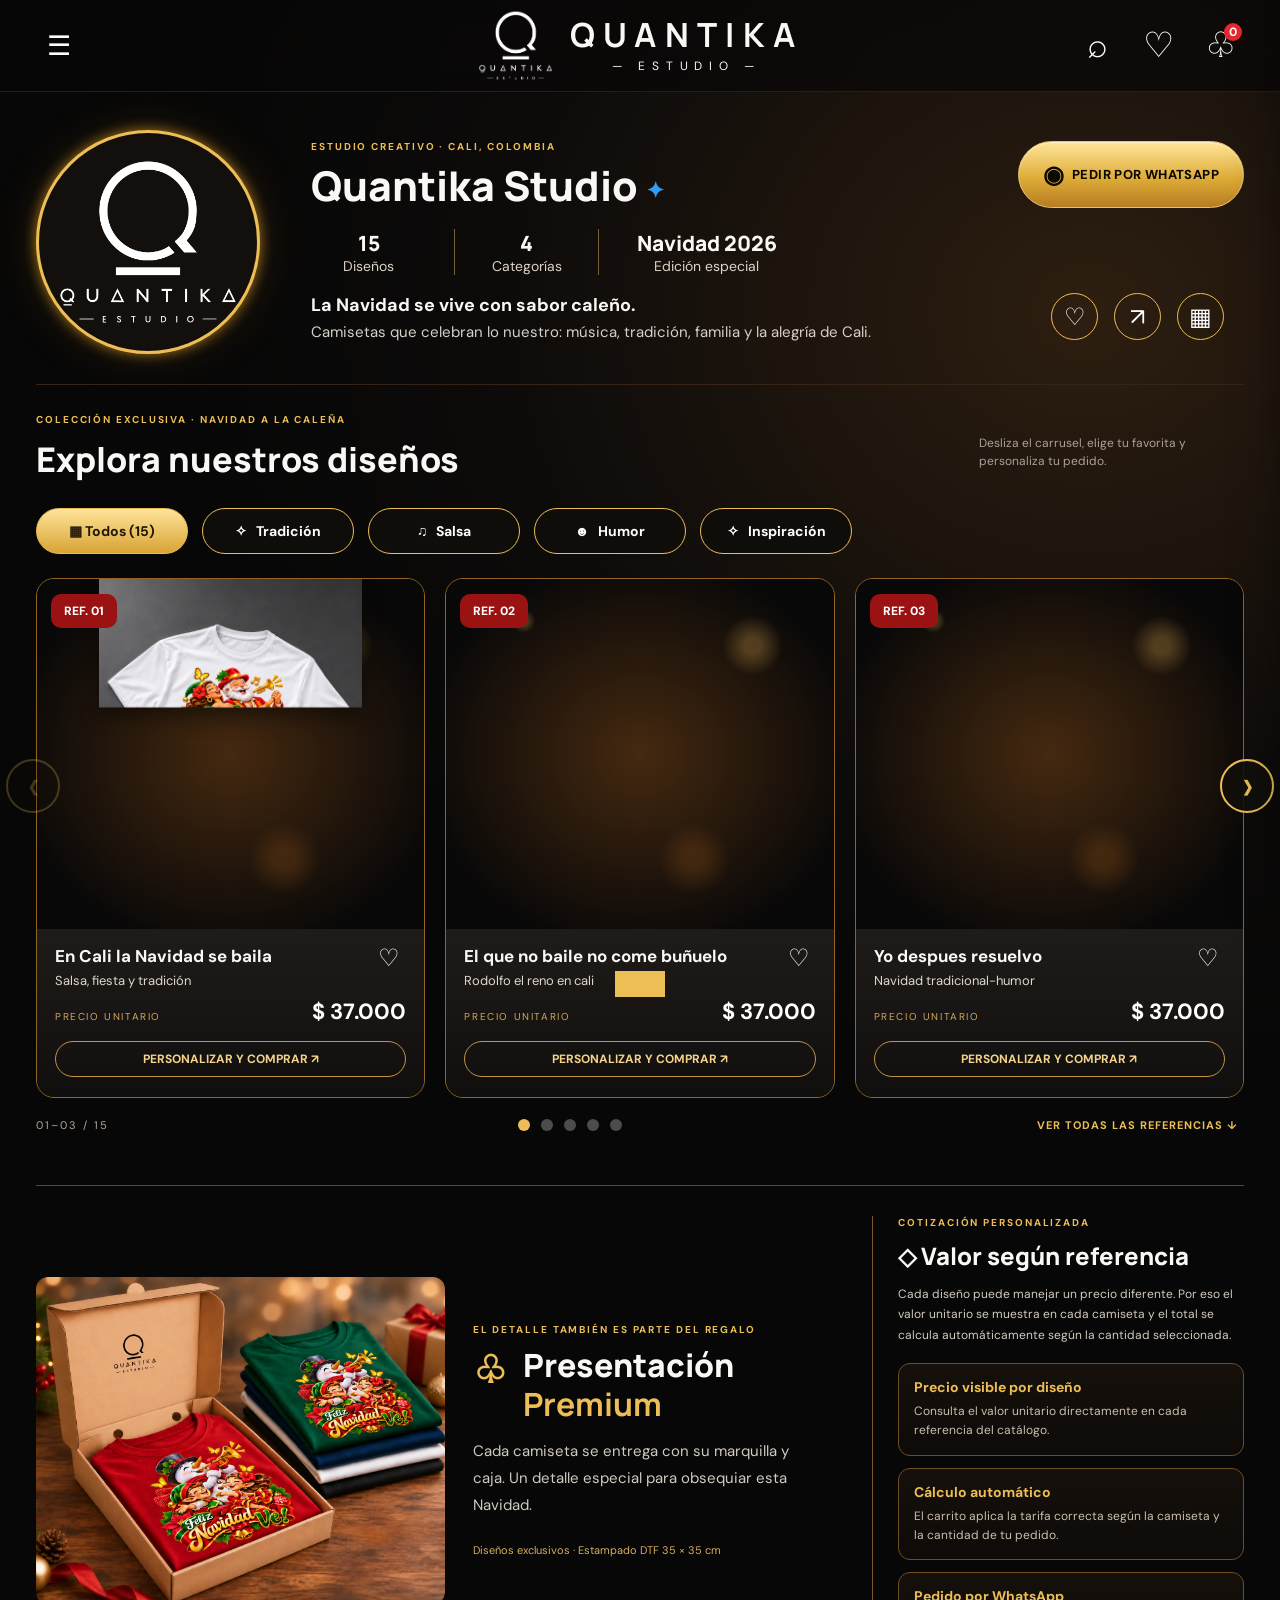
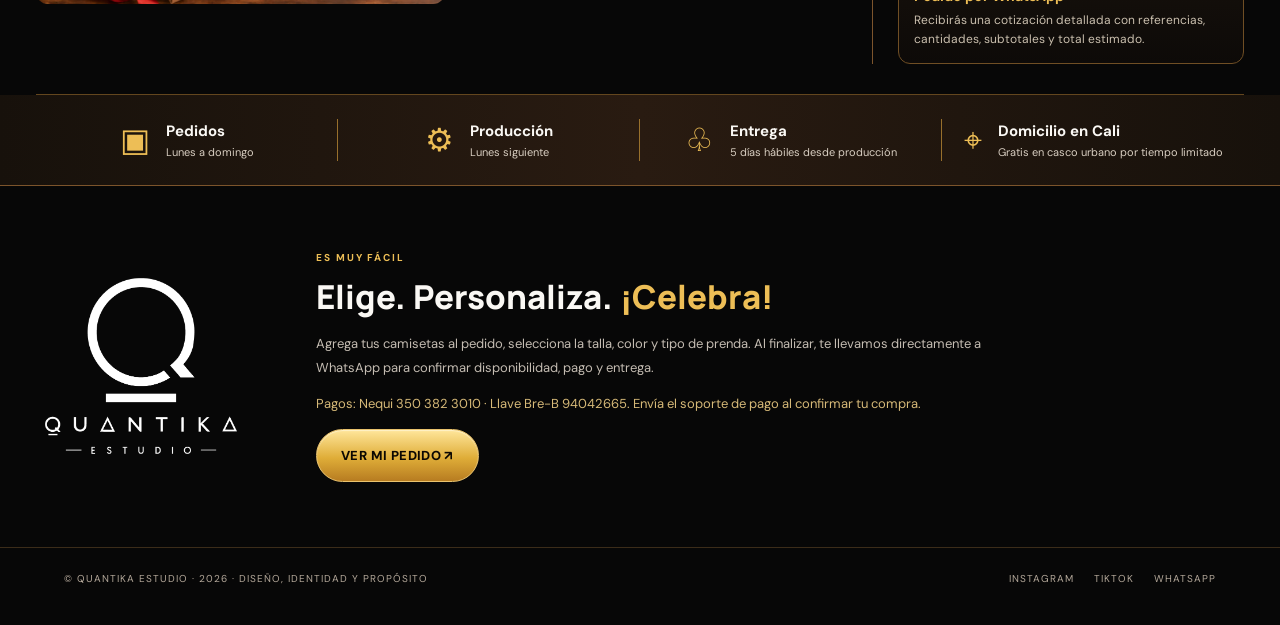
<file: index.html>
<!doctype html>
<html lang="es"><head><meta charset="utf-8"><meta name="viewport" content="width=device-width, initial-scale=1"><meta name="theme-color" content="#070707"><meta name="description" content="Quantika Estudio · Navidad a la Caleña 2026. Diez diseños que celebran nuestras tradiciones. Elige tus camisetas y pide por WhatsApp."><title>Quantika Estudio — Navidad a la Caleña</title><link rel="icon" href="assets/favicon-symbol-black.png"><link rel="preconnect" href="https://fonts.googleapis.com"><link rel="preconnect" href="https://fonts.gstatic.com" crossorigin><link href="https://fonts.googleapis.com/css2?family=DM+Sans:wght@400;500;600;700&family=Manrope:wght@400;500;600;700;800&display=swap" rel="stylesheet"><link rel="stylesheet" href="style.css"></head>
<body>
<header class="masthead"><button class="icon-btn menu-btn" id="menuBtn" aria-label="Abrir menú" aria-expanded="false">☰</button><a class="mastbrand" href="#inicio"><img src="assets/quantika-logo-original-white.png" alt="Logo original Quantika Estudio"><span><b>QUANTIKA</b><small>— ESTUDIO —</small></span></a><div class="topicons"><button class="icon-btn" id="searchBtn" aria-label="Buscar camisetas">⌕</button><a class="icon-btn" href="https://www.instagram.com/quantikaestudio/" target="_blank" rel="noopener" aria-label="Instagram de Quantika">♡</a><button class="icon-btn cart-icon" id="topCart" aria-label="Abrir mi pedido">♧<span id="cartNumber">0</span></button></div></header>
<nav id="mobileMenu" class="menu-pop" hidden><a href="#catalogo">Colección</a><a href="#experiencia">Presentación</a><a href="#experiencia">Información</a><a href="#entregas">Entregas</a><a href="https://www.instagram.com/quantikaestudio/" target="_blank" rel="noopener">Instagram</a></nav>
<main id="inicio">
<section class="profile width"><div class="profile-avatar"><img src="assets/quantika-logo-original-white.png" alt="Quantika Estudio"></div><div class="profile-main"><div class="profile-line"><div><p class="eyebrow">ESTUDIO CREATIVO · CALI, COLOMBIA</p><h1>Quantika Studio <span class="verify" aria-label="Identidad de marca">✦</span></h1></div><a class="whatsapp cta" href="https://wa.me/573503823010?text=hola%20quantika%20me%20interesan%20las%20camisetas" target="_blank" rel="noopener"><span>◉</span> PEDIR POR WHATSAPP</a></div><div class="stats"><div><b id="designCount">10</b><span>Diseños</span></div><div><b id="categoryCount">4</b><span>Categorías</span></div><div><b>Navidad 2026</b><span>Edición especial</span></div></div><div class="profile-summary"><h2>La Navidad se vive con sabor caleño.</h2><p>Camisetas que celebran lo nuestro: música, tradición, familia y la alegría de Cali.</p></div><div class="profile-actions"><a href="https://www.instagram.com/quantikaestudio/" target="_blank" rel="noopener" title="Visitar Instagram" aria-label="Visitar Instagram">♡</a><button id="shareBtn" title="Compartir tienda" aria-label="Compartir tienda">↗</button><a href="#catalogo" title="Ver diseños" aria-label="Ver diseños">▦</a></div></div></section>
<div class="gold-divider width"></div>
<section class="catalog width" id="catalogo"><div class="section-row"><div><p class="eyebrow">COLECCIÓN EXCLUSIVA · NAVIDAD A LA CALEÑA</p><h2>Explora nuestros diseños</h2></div><p class="hint">Desliza el carrusel, elige tu favorita y personaliza tu pedido.</p></div><div class="filterbar" id="filters"><button data-filter="Todos" class="filter active">▦ &nbsp; Todos (10)</button><button data-filter="Tradición" class="filter">✧ &nbsp; Tradición</button><button data-filter="Salsa" class="filter">♫ &nbsp; Salsa</button><button data-filter="Humor" class="filter">☻ &nbsp; Humor</button><button data-filter="Inspiración" class="filter">✧ &nbsp; Inspiración</button></div><div class="slider-wrap"><button class="arrow prev" id="prev" aria-label="Diseños anteriores">‹</button><div class="products" id="products" aria-live="polite"></div><button class="arrow next" id="next" aria-label="Siguientes diseños">›</button></div><div class="slider-bottom"><span id="slideText">01–03 / 10</span><div class="dots" id="dots" aria-label="Páginas del catálogo"></div><button id="showAll" class="small-link">VER TODAS LAS REFERENCIAS ↓</button></div><div id="allProducts" class="all-products" hidden></div></section>
<section class="details width" id="experiencia"><div class="pack-photo"><img src="assets/packaging.webp" alt="Camiseta Quantika en su caja de presentación"></div><div class="pack-copy"><p class="eyebrow">EL DETALLE TAMBIÉN ES PARTE DEL REGALO</p><h2><span>♧</span> Presentación<br><strong>Premium</strong></h2><p>Cada camiseta se entrega con su marquilla y caja. Un detalle especial para obsequiar esta Navidad.</p><div class="tagline">Diseños exclusivos · Estampado DTF 35 × 35 cm</div></div><div class="quote-note" id="precios"><p class="eyebrow">COTIZACIÓN PERSONALIZADA</p><h2>◇ Valor según referencia</h2><p class="subnote">Cada diseño puede manejar un precio diferente. Por eso el valor unitario se muestra en cada camiseta y el total se calcula automáticamente según la cantidad seleccionada.</p><div class="quote-card"><div><b>Precio visible por diseño</b><small>Consulta el valor unitario directamente en cada referencia del catálogo.</small></div><div><b>Cálculo automático</b><small>El carrito aplica la tarifa correcta según la camiseta y la cantidad de tu pedido.</small></div><div><b>Pedido por WhatsApp</b><small>Recibirás una cotización detallada con referencias, cantidades, subtotales y total estimado.</small></div></div></div></section>
<section class="service-band" id="entregas"><div class="width service-items"><div><span>▣</span><p><b>Pedidos</b><small>Lunes a domingo</small></p></div><div><span>⚙</span><p><b>Producción</b><small>Lunes siguiente</small></p></div><div><span>♧</span><p><b>Entrega</b><small>5 días hábiles desde producción</small></p></div><div><span>⌖</span><p><b>Domicilio en Cali</b><small>Gratis en casco urbano por tiempo limitado</small></p></div></div></section>
<section class="bottom width"><img src="assets/quantika-logo-original-white.png" alt="Quantika Estudio"><div><p class="eyebrow">ES MUY FÁCIL</p><h2>Elige. Personaliza. <span>¡Celebra!</span></h2><p>Agrega tus camisetas al pedido, selecciona la talla, color y tipo de prenda. Al finalizar, te llevamos directamente a WhatsApp para confirmar disponibilidad, pago y entrega.</p><p class="pay-note">Pagos: Nequi 350 382 3010 · Llave Bre-B 94042665. Envía el soporte de pago al confirmar tu compra.</p><button class="whatsapp cta" id="bottomCart">VER MI PEDIDO ↗</button></div></section>
</main><footer><div>© QUANTIKA ESTUDIO · 2026 · DISEÑO, IDENTIDAD Y PROPÓSITO</div><div><a href="https://www.instagram.com/quantikaestudio/" target="_blank" rel="noopener">INSTAGRAM</a><a href="https://www.tiktok.com/@quantikaestudio" target="_blank" rel="noopener">TIKTOK</a><a href="https://wa.me/573503823010?text=hola%20quantika%20me%20interesan%20las%20camisetas" target="_blank" rel="noopener">WHATSAPP</a></div></footer>
<div id="overlay" hidden></div><aside id="cartDrawer" class="cart-drawer" aria-label="Mi pedido" aria-hidden="true"><div class="drawer-head"><div><p class="eyebrow">QUANTIKA STUDIO</p><h2>Mi pedido <span id="cartCount"></span></h2></div><button class="close" id="closeCart" aria-label="Cerrar carrito">×</button></div><div id="cartItems" class="cart-items"></div><div class="checkout"><div class="checkout-total"><div><small>PRECIO POR VOLUMEN</small><span id="tier"></span></div><b id="total">$0</b></div><p>Los detalles finales y el pago se confirman directamente por WhatsApp.</p><button class="whatsapp cta full" id="checkoutBtn">ENVIAR PEDIDO A WHATSAPP ↗</button></div></aside>
<dialog id="productDialog"><button class="close modal-close" id="closeProduct" aria-label="Cerrar producto">×</button><div id="modalContent"></div></dialog><div id="toast" role="status" aria-live="polite"></div><script src="app.js" defer></script></body></html>
</file>
<file: style.css>
:root{--bg:#070707;--panel:#141211;--text:#faf8f4;--muted:#b2aba3;--gold:#edbe56;--gold2:#b77b24;--edge:#7b5a2a}*{box-sizing:border-box}html{scroll-behavior:smooth}body{margin:0;background:radial-gradient(ellipse 70% 35% at 85% 14%,#2d1e10 0%,#0d0b0a 65%,#070707 100%);color:var(--text);font-family:'DM Sans',sans-serif}button,input,select{font:inherit}button{cursor:pointer}a{color:inherit;text-decoration:none}img{display:block;max-width:100%}[hidden]{display:none!important}.width{width:min(1340px,calc(100% - 72px));margin:auto}.masthead{height:92px;display:flex;align-items:center;justify-content:space-between;padding:0 max(3vw,22px);position:relative;border-bottom:1px solid #271f16;background:#090808b8;backdrop-filter:blur(14px);z-index:10}.mastbrand{display:flex;align-items:center;gap:15px;position:absolute;left:50%;transform:translateX(-50%)}.mastbrand img{height:79px;width:78px;object-fit:contain}.mastbrand span{display:flex;align-items:center;flex-direction:column}.mastbrand b{font:700 clamp(19px,2.6vw,38px)/1.1 Manrope;letter-spacing:.25em}.mastbrand small{font-size:12px;letter-spacing:.56em;margin-top:5px}.icon-btn{border:0;background:transparent;color:#fff;font-size:35px;line-height:1;min-width:41px;height:45px;display:grid;place-items:center}.menu-btn{font-size:27px}.topicons{display:flex;gap:20px}.cart-icon{position:relative}.cart-icon span{position:absolute;right:0;top:0;border-radius:50%;background:#e3292e;color:#fff;font-size:12px;min-width:18px;height:18px;display:grid;place-items:center;font-weight:800}.menu-pop{position:absolute;z-index:30;top:92px;left:20px;padding:12px 0;background:#18120b;border:1px solid var(--edge);min-width:230px;box-shadow:0 18px 40px #000a}.menu-pop a{display:block;padding:13px 18px;font-size:13px}.menu-pop a:hover{background:#3b2816}.profile{padding:38px 0 30px;display:grid;grid-template-columns:235px 1fr;gap:40px;align-items:center}.profile-avatar{width:224px;height:224px;border-radius:50%;padding:9px;border:3px solid var(--gold);box-shadow:0 0 13px #f3a923aa,0 0 50px #e3a13a25;background:#130f0c;display:grid;place-items:center}.profile-avatar img{width:94%;height:94%;object-fit:contain}.profile-main{position:relative}.profile-line{display:flex;justify-content:space-between;align-items:center;gap:20px}.eyebrow{font-weight:700;letter-spacing:.19em;font-size:10px;color:var(--gold);margin:0 0 10px}.profile h1{font:800 clamp(29px,3.2vw,45px)/1.12 Manrope;margin:0}.verify{font-size:22px;color:#309ef9;vertical-align:middle}.whatsapp{background:linear-gradient(180deg,#ffe69b,#dfad38 55%,#b77c21);color:#0c0802;border:1px solid #e9c26d;border-radius:60px;font-size:13px;font-weight:800;letter-spacing:.03em;box-shadow:inset 0 1px 1px #fff7;display:inline-flex;align-items:center;justify-content:center;gap:8px;padding:17px 24px;white-space:nowrap}.whatsapp:hover{filter:brightness(1.12)}.whatsapp span{font-size:24px}.stats{display:flex;gap:0;margin:20px 0 18px}.stats>div{display:flex;flex-direction:column;align-items:center;min-width:144px;border-right:1px solid #d8b16a83;padding:0 28px}.stats>div:first-child{padding-left:0}.stats>div:last-child{border:0;min-width:215px}.stats b{font:800 21px Manrope}.stats span{font-size:14px;color:#ddd3c7}.profile-summary h2{margin:0 0 4px;font-size:18px;font-weight:700}.profile-summary p{max-width:590px;margin:0;color:#d7d0c8;line-height:1.55;font-size:15px}.profile-actions{position:absolute;right:20px;bottom:4px;display:flex;gap:16px}.profile-actions a,.profile-actions button{border:1px solid var(--gold);border-radius:50%;height:47px;width:47px;color:#fff;background:transparent;display:grid;place-items:center;font-size:24px}.gold-divider{border-top:1px solid #362516}.catalog{padding:28px 0 52px}.section-row{display:flex;justify-content:space-between;align-items:end;gap:24px}.section-row h2{font:800 clamp(22px,2.7vw,34px) Manrope;margin:0}.hint{font-size:12px;color:#a9a198;max-width:265px;line-height:1.5}.filterbar{display:flex;gap:14px;flex-wrap:wrap;margin:26px 0 24px;align-items:center}.filter{background:#0f0d0a;color:#fff;border:1px solid var(--gold);border-radius:40px;padding:13px 25px;min-width:152px;font-size:14px;font-weight:700}.filter.active,.filter:hover{background:linear-gradient(#ffe49a,#d8a333);color:#211706}.slider-wrap{position:relative}.products{display:grid;grid-template-columns:repeat(3,minmax(0,1fr));gap:20px}.product{border:1px solid #936524;border-radius:18px;overflow:hidden;background:#1a1612;min-width:0;transition:transform .18s}.product:hover{transform:translateY(-4px);border-color:#e5b24b}.product-photo{height:350px;position:relative;overflow:hidden;background:radial-gradient(ellipse at center,#452910 0%,#090808 80%);display:flex;align-items:center;justify-content:center;cursor:pointer}.product-photo:before{content:'';position:absolute;inset:0;background:radial-gradient(circle at 20% 12%,#ffc55d40 0 4px,transparent 12px),radial-gradient(circle at 79% 19%,#ffc55d40 0 8px,transparent 30px),radial-gradient(circle at 64% 80%,#fa8d2325 0 10px,transparent 36px);pointer-events:none}.product-photo img{position:relative;width:100%;height:100%;object-fit:contain;object-position:center;transition:transform .3s;filter:drop-shadow(0 8px 10px #0007)}.product:hover img{transform:scale(1.035)}.product-ref{position:absolute;top:15px;left:14px;background:#9b1212;color:#fff;padding:9px 13px;border-radius:10px;font-weight:800;font-size:12px}.product-body{padding:16px 18px 20px;background:linear-gradient(#1e1b18,#110f0e)}.product-titleline{display:flex;align-items:start;justify-content:space-between;gap:10px}.product h3{font-size:17px;margin:0 0 5px;line-height:1.3}.product p{margin:0;color:#ddd7cf;font-size:13px}.unit-price{display:flex;align-items:flex-end;justify-content:space-between;gap:12px;padding:12px 0 2px}.unit-price span{font-size:10px;letter-spacing:.16em;text-transform:uppercase;color:#d0a95d}.unit-price b{font-size:22px;line-height:1;color:#fff}.fav{border:0;background:transparent;color:white;font-size:24px;line-height:1}.buy{background:transparent;border:1px solid #c39442;color:#f5d38a;border-radius:20px;padding:9px 14px;font-size:12px;font-weight:700;margin-top:16px;width:100%;transition:.2s}.buy:hover{background:var(--gold);color:#14100b}.arrow{position:absolute;top:40%;transform:translateY(-50%);width:54px;height:54px;border:2px solid var(--gold);background:#12100ce8;border-radius:50%;font-size:45px;color:var(--gold);display:grid;place-items:center;z-index:2;line-height:.8}.arrow:hover{background:#dbab4e;color:#1a1004}.arrow.prev{left:-30px}.arrow.next{right:-30px}.arrow:disabled{opacity:.25;cursor:default}.slider-bottom{display:flex;justify-content:space-between;align-items:center;padding-top:19px;gap:20px}.slider-bottom>span{font-size:11px;letter-spacing:2px;color:#b3a798}.dots{display:flex;gap:11px}.dot{background:#4d4c4a;width:12px;height:12px;border-radius:50%;border:0;padding:0}.dot.active{background:var(--gold)}.small-link{border:0;background:transparent;color:var(--gold);font-weight:700;font-size:11px;letter-spacing:1px}.all-products{margin-top:30px;display:grid;grid-template-columns:repeat(3,minmax(0,1fr));gap:20px}.details{display:grid;grid-template-columns:1.1fr 1fr 1fr;gap:28px;padding:30px 0;border-top:1px solid #63461e;border-bottom:1px solid #63461e;align-items:center}.pack-photo img{width:100%;aspect-ratio:1.25;object-fit:cover;border-radius:12px}.pack-copy h2{font:800 clamp(25px,2.5vw,35px)/1.2 Manrope;margin:10px 0}.pack-copy h2 span{color:var(--gold);font-size:38px;float:left;margin-right:16px}.pack-copy strong{color:var(--gold)}.pack-copy>p:not(.eyebrow){max-width:350px;color:#d1cac1;font-size:15px;line-height:1.8}.tagline{font-size:11px;color:#d7ae60;margin-top:24px}.quote-note{padding-left:25px;border-left:1px solid #7c542c}.quote-note h2{font:800 24px Manrope;margin:0}.subnote{font-size:12px;color:#d2cabf;line-height:1.7}.quote-card{display:grid;gap:12px;margin-top:18px}.quote-card>div{border:1px solid #6f4e24;background:linear-gradient(180deg,#15100b,#0d0a08);border-radius:12px;padding:14px 15px}.quote-card b{display:block;color:var(--gold);font-size:14px;margin-bottom:6px}.quote-card small{display:block;font-size:12px;line-height:1.6;color:#cabfae}.service-band{background:linear-gradient(90deg,#17110b,#291b11,#17110b);border-bottom:1px solid #7c542b}.service-items{display:grid;grid-template-columns:repeat(4,1fr)}.service-items>div{padding:24px 10px;display:flex;align-items:center;gap:16px;justify-content:center;position:relative}.service-items>div:not(:last-child):after{position:absolute;content:'';right:0;top:24px;bottom:24px;width:1px;background:#98702c}.service-items>div>span{font-size:32px;color:var(--gold)}.service-items p{margin:0;display:flex;flex-direction:column}.service-items b{font-size:15px}.service-items small{color:#d8cec1;font-size:11px;margin-top:4px;line-height:1.3}.bottom{padding:65px 0;display:flex;align-items:center;gap:70px}.bottom>img{width:210px;height:190px;object-fit:contain}.bottom h2{font:800 33px Manrope;margin:5px 0}.bottom h2 span{color:var(--gold)}.bottom p:not(.eyebrow){font-size:13px;line-height:1.8;color:#c4bcb2;max-width:720px}.bottom .pay-note{color:#d6b978!important}footer{padding:24px 5vw 40px;border-top:1px solid #3b2c19;display:flex;justify-content:space-between;gap:25px;color:#b4a89a;letter-spacing:1px;font-size:10px}footer>div:last-child{display:flex;gap:20px}footer a:hover{color:var(--gold)}#overlay{position:fixed;inset:0;background:#000b;z-index:70}.cart-drawer{position:fixed;right:0;top:0;height:100dvh;max-width:100vw;width:470px;background:#15120f;z-index:71;transform:translateX(105%);transition:transform .25s;display:flex;flex-direction:column;box-shadow:-15px 0 55px #0009}.cart-drawer.open{transform:translateX(0)}.drawer-head{padding:25px;display:flex;align-items:center;justify-content:space-between;border-bottom:1px solid #56401d}.drawer-head h2{margin:0}.drawer-head h2 span{color:var(--gold)}.close{background:#17100a;border:1px solid var(--edge);color:white;width:38px;height:38px;font-size:25px}.cart-items{padding:20px;flex:1;overflow:auto}.cart-line{display:grid;grid-template-columns:64px 1fr auto;gap:12px;border-bottom:1px solid #44321e;padding:13px 0}.cart-line img{height:80px;width:64px;object-fit:contain;background:#090909}.cart-line small{display:block;color:#b4aaa0;margin-top:6px}.qty{display:flex;align-items:center;gap:15px;margin-top:10px}.qty button{border:1px solid var(--edge);background:#362711;color:#fff;padding:3px 8px}.remove{border:0;background:none;color:#f5ca73}.checkout{padding:18px 24px;border-top:1px solid var(--edge)}.checkout label{display:block;font-size:10px;color:var(--gold);letter-spacing:1px;margin:10px 0 5px}.checkout input{width:100%;padding:12px;background:#0e0b08;border:1px solid #5b4123;color:white}.checkout-total{display:flex;justify-content:space-between;align-items:center;padding:20px 0}.checkout-total div{display:flex;flex-direction:column;gap:5px}.checkout-total small{color:#c9aa6b}.checkout-total b{color:var(--gold);font-size:24px}.checkout>p{color:#ad9f8c;font-size:11px}.full{width:100%}dialog{width:min(850px,calc(100vw - 20px));max-height:93dvh;overflow:auto;background:#17130f;border:1px solid var(--gold);padding:0;color:#fff}dialog::backdrop{background:#000c}.modal-close{position:absolute;right:13px;top:13px;z-index:5}.modal-layout{display:grid;grid-template-columns:1fr 1fr}.modal-image{background:#110d0b;display:grid;place-items:center;min-height:400px}.modal-image img{width:100%;max-height:520px;object-fit:contain}.modal-info{padding:40px 25px}.modal-info h2{font:800 27px Manrope}.modal-info p{font-size:13px;color:#b6aaa0}.modal-info label{display:block;font-size:11px;color:var(--gold);margin:16px 0 6px}.modal-info select,.modal-info input{width:100%;padding:12px;background:#0d0b09;color:#fff;border:1px solid #73512d}.select-row{display:grid;grid-template-columns:1fr 1fr;gap:12px}.modal-price{font-size:24px;color:var(--gold);font-weight:800;margin:20px 0}#toast{position:fixed;bottom:23px;left:50%;transform:translate(-50%,120px);transition:.3s;padding:13px 25px;background:var(--gold);color:#100c08;font-weight:700;font-size:13px;z-index:100}#toast.show{transform:translate(-50%,0)}@media(max-width:1080px){.profile{grid-template-columns:175px 1fr;gap:25px}.profile-avatar{width:175px;height:175px}.profile-actions{position:static;margin-top:16px}.details{grid-template-columns:1fr 1fr}.pack-photo{grid-row:span 2}.quote-note{border-left:0;padding-left:0}.product-photo{height:300px}.stats>div{min-width:105px;padding:0 13px}.stats>div:last-child{min-width:160px}.mastbrand b{font-size:25px}}@media(max-width:720px){.width{width:calc(100% - 32px)}.masthead{height:72px;padding:0 14px}.mastbrand img{height:54px;width:48px}.mastbrand b{font-size:14px;letter-spacing:.15em}.mastbrand small{font-size:7px}.topicons{gap:0}.icon-btn{font-size:25px;min-width:33px}.menu-pop{top:72px}.profile{grid-template-columns:100px 1fr;gap:14px;padding:25px 0}.profile-avatar{width:100px;height:100px;padding:3px}.profile-line{flex-direction:column;align-items:flex-start;gap:10px}.profile h1{font-size:24px}.profile .eyebrow{font-size:8px}.profile-line .cta{padding:10px 13px;font-size:10px}.stats{grid-column:span 2;flex-wrap:wrap;margin:15px 0 12px}.stats>div{min-width:0;padding:0 12px}.stats>div:last-child{min-width:0}.stats b{font-size:14px}.stats span{font-size:10px}.profile-summary h2{font-size:14px}.profile-summary p{font-size:12px}.profile-actions a,.profile-actions button{width:36px;height:36px;font-size:20px}.section-row{display:block}.section-row h2{font-size:22px}.hint{display:none}.filterbar{gap:8px;margin:20px 0}.filter{font-size:11px;padding:10px 13px;min-width:unset}.products{grid-template-columns:1fr;max-width:440px;margin:auto}.product-photo{height:350px}.arrow.prev{left:-13px}.arrow.next{right:-13px}.arrow{width:36px;height:36px;font-size:32px}.slider-bottom{gap:5px}.small-link{font-size:9px}.all-products{grid-template-columns:repeat(2,minmax(0,1fr));gap:10px}.all-products .product-photo{height:180px}.all-products .product h3{font-size:12px}.all-products .product p{font-size:10px}.all-products .product-body{padding:10px}.all-products .buy{font-size:10px}.details{display:block;padding:25px 0}.pack-photo img{max-height:300px;object-fit:cover}.pack-copy{padding:20px 0 25px}.quote-note{padding-top:20px;border-top:1px solid #705123;border-left:0;padding-left:0}.service-items{grid-template-columns:repeat(2,1fr)}.service-items>div{justify-content:start}.service-items>div:not(:last-child):after{display:none}.service-items>div>span{font-size:25px}.service-items b{font-size:12px}.service-items small{font-size:10px}.bottom{gap:12px;flex-direction:column;text-align:center;padding:45px 0}.bottom>img{width:150px;height:140px}.bottom h2{font-size:23px}footer{display:block;text-align:center}footer>div:last-child{justify-content:center;margin-top:20px}.modal-layout{display:block}.modal-image{min-height:220px;height:270px}.modal-image img{max-height:260px}.modal-info{padding:24px}.modal-info h2{font-size:20px}}@media(min-width:721px) and (max-width:950px){.products{gap:10px}.product-photo{height:250px}.product h3{font-size:14px}.product-body{padding:12px}.mastbrand{gap:4px}.mastbrand img{height:60px;width:55px}}
</file>
